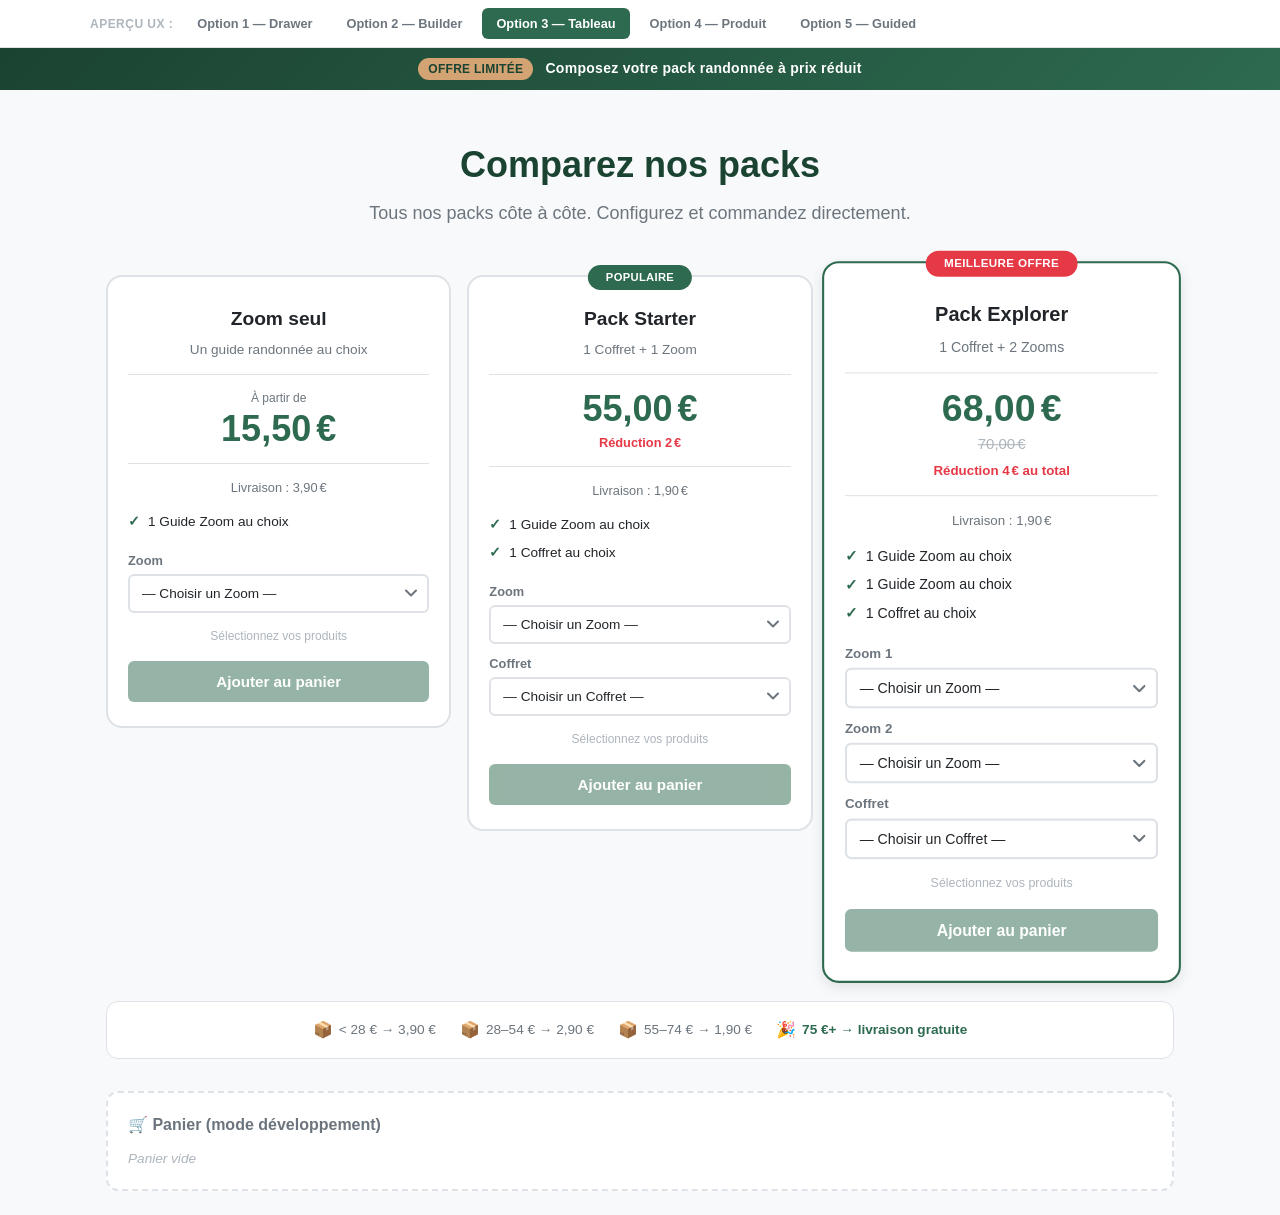
<file: option3.html>
<!DOCTYPE html>
<html lang="fr">
<head>
  <meta charset="UTF-8" />
  <meta name="viewport" content="width=device-width, initial-scale=1.0" />
  <title>Packs Randonnée — Comparatif</title>
  <link rel="stylesheet" href="css/styles.css" />
  <link rel="stylesheet" href="css/nav.css" />
  <link rel="stylesheet" href="css/option3.css" />
</head>
<body>

  <!-- SHARED NAV -->
  <nav class="options-nav" aria-label="Options d'affichage">
    <div class="options-nav__inner">
      <span class="options-nav__label">Aperçu UX :</span>
      <a href="index.html" class="options-nav__link">Option 1 — Drawer</a>
      <a href="option2.html" class="options-nav__link">Option 2 — Builder</a>
      <a href="option3.html" class="options-nav__link is-active">Option 3 — Tableau</a>
      <a href="option4.html" class="options-nav__link">Option 4 — Produit</a>
      <a href="option5.html" class="options-nav__link">Option 5 — Guided</a>
    </div>
  </nav>

  <!-- PROMO BANNER -->
  <div class="promo-banner" role="banner">
    <span class="promo-banner__tag">Offre limitée</span>
    Composez votre pack randonnée à prix réduit
  </div>

  <!-- HERO -->
  <section class="hero">
    <h1 class="hero__title">Comparez nos packs</h1>
    <p class="hero__subtitle">
      Tous nos packs côte à côte. Configurez et commandez directement.
    </p>
  </section>

  <!-- PRICING TABLE -->
  <div class="pricing-table" id="pricing-table" aria-label="Tableau comparatif des packs">
    <!-- Rendered by JS -->
  </div>

  <!-- SHIPPING INFO -->
  <section class="shipping-info" aria-label="Informations de livraison">
    <div class="shipping-info__inner">
      <span class="shipping-info__item">
        <span class="shipping-info__icon" aria-hidden="true">📦</span>
        <span>&lt;&nbsp;28&nbsp;€ → 3,90&nbsp;€</span>
      </span>
      <span class="shipping-info__item">
        <span class="shipping-info__icon" aria-hidden="true">📦</span>
        <span>28–54&nbsp;€ → 2,90&nbsp;€</span>
      </span>
      <span class="shipping-info__item">
        <span class="shipping-info__icon" aria-hidden="true">📦</span>
        <span>55–74&nbsp;€ → 1,90&nbsp;€</span>
      </span>
      <span class="shipping-info__item shipping-info__highlight">
        <span class="shipping-info__icon" aria-hidden="true">🎉</span>
        <span>75&nbsp;€+ → livraison gratuite</span>
      </span>
    </div>
  </section>

  <!-- MOCK CART -->
  <section id="mock-cart" class="mock-cart" aria-label="Panier de test"></section>

  <!-- TOAST -->
  <div id="toast-container" class="toast-container" aria-live="polite"></div>

  <script type="module" src="js/app-option3.js"></script>
</body>
</html>
</file>
<file: css/styles.css>
/* ============================================================
   STYLES - Pack Configurator MVP
   Mobile-first, responsive, accessible
   ============================================================ */

/* --- CSS Custom Properties --- */
:root {
  --color-primary: #2d6a4f;
  --color-primary-light: #40916c;
  --color-primary-dark: #1b4332;
  --color-accent: #d4a373;
  --color-accent-light: #e9c46a;
  --color-danger: #e63946;
  --color-success: #2d6a4f;
  --color-bg: #f8f9fa;
  --color-white: #ffffff;
  --color-text: #212529;
  --color-text-light: #6c757d;
  --color-text-muted: #adb5bd;
  --color-border: #dee2e6;
  --color-badge-popular: #2d6a4f;
  --color-badge-best: #e63946;
  --shadow-sm: 0 1px 3px rgba(0, 0, 0, 0.08);
  --shadow-md: 0 4px 12px rgba(0, 0, 0, 0.1);
  --shadow-lg: 0 8px 30px rgba(0, 0, 0, 0.15);
  --radius-sm: 6px;
  --radius-md: 12px;
  --radius-lg: 16px;
  --transition: 0.2s ease;
  --font-main: -apple-system, BlinkMacSystemFont, 'Segoe UI', Roboto,
    'Helvetica Neue', Arial, sans-serif;
  --max-width: 1100px;
}

/* --- Reset --- */
*,
*::before,
*::after {
  box-sizing: border-box;
  margin: 0;
  padding: 0;
}

body {
  font-family: var(--font-main);
  color: var(--color-text);
  background: var(--color-bg);
  line-height: 1.5;
  -webkit-font-smoothing: antialiased;
}

img {
  display: block;
  max-width: 100%;
  height: auto;
}

button {
  cursor: pointer;
  font-family: inherit;
  border: none;
  background: none;
}

/* --- Container --- */
.container {
  max-width: var(--max-width);
  margin: 0 auto;
  padding: 0 16px;
}

/* ============================================================
   PROMO BANNER
   ============================================================ */
.promo-banner {
  background: linear-gradient(135deg, var(--color-primary-dark), var(--color-primary));
  color: var(--color-white);
  text-align: center;
  padding: 10px 16px;
  font-size: 0.875rem;
  font-weight: 600;
  letter-spacing: 0.02em;
}

.promo-banner__tag {
  display: inline-block;
  background: var(--color-accent);
  color: var(--color-primary-dark);
  padding: 2px 10px;
  border-radius: 20px;
  font-size: 0.75rem;
  font-weight: 700;
  margin-right: 8px;
  text-transform: uppercase;
}

/* ============================================================
   HERO SECTION
   ============================================================ */
.hero {
  text-align: center;
  padding: 32px 16px 16px;
}

.hero__title {
  font-size: 1.75rem;
  font-weight: 800;
  color: var(--color-primary-dark);
  margin-bottom: 8px;
}

.hero__subtitle {
  font-size: 1rem;
  color: var(--color-text-light);
  max-width: 560px;
  margin: 0 auto;
}

@media (min-width: 768px) {
  .hero {
    padding: 48px 16px 24px;
  }
  .hero__title {
    font-size: 2.25rem;
  }
  .hero__subtitle {
    font-size: 1.125rem;
  }
}

/* ============================================================
   OFFER CARDS
   ============================================================ */
.offer-cards {
  display: grid;
  grid-template-columns: 1fr;
  gap: 16px;
  padding: 16px;
  max-width: var(--max-width);
  margin: 0 auto;
}

@media (min-width: 640px) {
  .offer-cards {
    grid-template-columns: repeat(3, 1fr);
    gap: 20px;
    padding: 24px 16px;
  }
}

.offer-card {
  position: relative;
  background: var(--color-white);
  border-radius: var(--radius-lg);
  overflow: hidden;
  box-shadow: var(--shadow-sm);
  transition: transform var(--transition), box-shadow var(--transition);
  cursor: pointer;
  border: 2px solid transparent;
}

.offer-card:hover,
.offer-card:focus-within {
  transform: translateY(-4px);
  box-shadow: var(--shadow-lg);
  border-color: var(--color-primary-light);
}

.offer-card:focus-visible {
  outline: 3px solid var(--color-primary);
  outline-offset: 2px;
}

.offer-card__image {
  width: 100%;
  height: 180px;
  object-fit: cover;
}

@media (min-width: 640px) {
  .offer-card__image {
    height: 160px;
  }
}

.offer-card__badge {
  position: absolute;
  top: 12px;
  right: 12px;
  background: var(--color-badge-popular);
  color: var(--color-white);
  padding: 4px 12px;
  border-radius: 20px;
  font-size: 0.7rem;
  font-weight: 700;
  text-transform: uppercase;
  letter-spacing: 0.04em;
}

.offer-card__badge--best {
  background: var(--color-badge-best);
}

.offer-card__body {
  padding: 16px;
}

.offer-card__title {
  font-size: 1.125rem;
  font-weight: 700;
  color: var(--color-text);
  margin-bottom: 4px;
}

.offer-card__subtitle {
  font-size: 0.85rem;
  color: var(--color-text-light);
  margin-bottom: 12px;
}

.offer-card__pricing {
  display: flex;
  align-items: baseline;
  gap: 8px;
  margin-bottom: 12px;
}

.offer-card__price {
  font-size: 1.5rem;
  font-weight: 800;
  color: var(--color-primary);
}

.offer-card__price-prefix {
  font-size: 0.8rem;
  font-weight: 400;
  color: var(--color-text-light);
}

.offer-card__original-price {
  font-size: 0.95rem;
  color: var(--color-text-muted);
  text-decoration: line-through;
}

.offer-card__reduction {
  font-size: 0.8rem;
  color: var(--color-danger);
  font-weight: 600;
}

.offer-card__cta {
  display: block;
  width: 100%;
  padding: 10px;
  background: var(--color-primary);
  color: var(--color-white);
  border-radius: var(--radius-sm);
  font-size: 0.9rem;
  font-weight: 600;
  text-align: center;
  transition: background var(--transition);
}

.offer-card:hover .offer-card__cta {
  background: var(--color-primary-light);
}

/* ============================================================
   SHIPPING INFO BAR
   ============================================================ */
.shipping-info {
  max-width: var(--max-width);
  margin: 8px auto 32px;
  padding: 0 16px;
}

.shipping-info__inner {
  background: var(--color-white);
  border: 1px solid var(--color-border);
  border-radius: var(--radius-md);
  padding: 16px 20px;
  display: flex;
  flex-wrap: wrap;
  gap: 12px 24px;
  align-items: center;
  justify-content: center;
  font-size: 0.85rem;
  color: var(--color-text-light);
}

.shipping-info__item {
  display: flex;
  align-items: center;
  gap: 6px;
}

.shipping-info__icon {
  font-size: 1rem;
}

.shipping-info__highlight {
  font-weight: 700;
  color: var(--color-primary);
}

/* ============================================================
   DRAWER / MODAL OVERLAY
   ============================================================ */
.drawer-overlay {
  position: fixed;
  inset: 0;
  background: rgba(0, 0, 0, 0.5);
  z-index: 1000;
  opacity: 0;
  visibility: hidden;
  transition: opacity 0.3s ease, visibility 0.3s ease;
}

.drawer-overlay.is-open {
  opacity: 1;
  visibility: visible;
}

.drawer {
  position: fixed;
  top: 0;
  right: 0;
  bottom: 0;
  width: 100%;
  max-width: 520px;
  background: var(--color-white);
  z-index: 1001;
  transform: translateX(100%);
  transition: transform 0.35s cubic-bezier(0.4, 0, 0.2, 1);
  display: flex;
  flex-direction: column;
  box-shadow: var(--shadow-lg);
}

.drawer.is-open {
  transform: translateX(0);
}

@media (max-width: 520px) {
  .drawer {
    max-width: 100%;
  }
}

.drawer__header {
  display: flex;
  align-items: center;
  justify-content: space-between;
  padding: 16px 20px;
  border-bottom: 1px solid var(--color-border);
  flex-shrink: 0;
}

.drawer__title {
  font-size: 1.125rem;
  font-weight: 700;
}

.drawer__close {
  width: 36px;
  height: 36px;
  border-radius: 50%;
  display: flex;
  align-items: center;
  justify-content: center;
  font-size: 1.25rem;
  color: var(--color-text-light);
  transition: background var(--transition), color var(--transition);
}

.drawer__close:hover {
  background: var(--color-bg);
  color: var(--color-text);
}

.drawer__body {
  flex: 1;
  overflow-y: auto;
  padding: 20px;
}

.drawer__footer {
  padding: 16px 20px;
  border-top: 1px solid var(--color-border);
  background: var(--color-white);
  flex-shrink: 0;
}

/* ============================================================
   PAGE MODE CONFIGURATOR
   ============================================================ */
.page-configurator {
  max-width: 680px;
  margin: 0 auto;
  padding: 24px 16px 48px;
  display: none;
}

.page-configurator.is-visible {
  display: block;
}

.page-configurator__back {
  display: inline-flex;
  align-items: center;
  gap: 6px;
  font-size: 0.9rem;
  color: var(--color-primary);
  font-weight: 600;
  margin-bottom: 20px;
  padding: 8px 0;
}

.page-configurator__back:hover {
  color: var(--color-primary-dark);
}

/* ============================================================
   STEP INDICATOR
   ============================================================ */
.step-indicator {
  display: flex;
  align-items: center;
  gap: 8px;
  margin-bottom: 20px;
}

.step-indicator__step {
  display: flex;
  align-items: center;
  gap: 6px;
  font-size: 0.8rem;
  color: var(--color-text-muted);
  font-weight: 500;
}

.step-indicator__step.is-active {
  color: var(--color-primary);
  font-weight: 700;
}

.step-indicator__step.is-done {
  color: var(--color-success);
}

.step-indicator__number {
  width: 24px;
  height: 24px;
  border-radius: 50%;
  display: flex;
  align-items: center;
  justify-content: center;
  font-size: 0.75rem;
  font-weight: 700;
  background: var(--color-border);
  color: var(--color-text-muted);
}

.step-indicator__step.is-active .step-indicator__number {
  background: var(--color-primary);
  color: var(--color-white);
}

.step-indicator__step.is-done .step-indicator__number {
  background: var(--color-success);
  color: var(--color-white);
}

.step-indicator__separator {
  width: 24px;
  height: 2px;
  background: var(--color-border);
  border-radius: 1px;
}

.step-indicator__step.is-done + .step-indicator__separator {
  background: var(--color-success);
}

/* ============================================================
   PRODUCT SELECTOR (zoom / coffret selection grids)
   ============================================================ */
.selector-section {
  margin-bottom: 24px;
}

.selector-section__title {
  font-size: 1rem;
  font-weight: 700;
  margin-bottom: 4px;
}

.selector-section__hint {
  font-size: 0.8rem;
  color: var(--color-text-light);
  margin-bottom: 12px;
}

.selector-section__slot-label {
  font-size: 0.85rem;
  font-weight: 600;
  color: var(--color-text-light);
  margin-bottom: 8px;
  margin-top: 16px;
}

.selector-section__slot-label:first-of-type {
  margin-top: 0;
}

.product-grid {
  display: grid;
  grid-template-columns: 1fr 1fr;
  gap: 10px;
}

@media (min-width: 480px) {
  .product-grid {
    grid-template-columns: repeat(3, 1fr);
  }
}

.product-option {
  position: relative;
  border: 2px solid var(--color-border);
  border-radius: var(--radius-md);
  overflow: hidden;
  cursor: pointer;
  transition: border-color var(--transition), box-shadow var(--transition);
  background: var(--color-white);
}

.product-option:hover {
  border-color: var(--color-primary-light);
  box-shadow: var(--shadow-sm);
}

.product-option:focus-visible {
  outline: 3px solid var(--color-primary);
  outline-offset: 2px;
}

.product-option.is-selected {
  border-color: var(--color-primary);
  box-shadow: 0 0 0 1px var(--color-primary);
}

.product-option__check {
  position: absolute;
  top: 6px;
  right: 6px;
  width: 22px;
  height: 22px;
  border-radius: 50%;
  background: var(--color-primary);
  color: var(--color-white);
  display: none;
  align-items: center;
  justify-content: center;
  font-size: 0.7rem;
  font-weight: 700;
}

.product-option.is-selected .product-option__check {
  display: flex;
}

.product-option__image {
  width: 100%;
  height: 80px;
  object-fit: cover;
}

.product-option__info {
  padding: 8px;
}

.product-option__title {
  font-size: 0.8rem;
  font-weight: 600;
  line-height: 1.2;
  color: var(--color-text);
}

.product-option__subtitle {
  font-size: 0.7rem;
  color: var(--color-text-light);
  margin-top: 2px;
}

/* ============================================================
   STICKY RECAP (inside drawer / page configurator)
   ============================================================ */
.sticky-recap {
  background: var(--color-bg);
  border-radius: var(--radius-md);
  padding: 14px 16px;
  margin-bottom: 16px;
  border: 1px solid var(--color-border);
}

.sticky-recap__title {
  font-size: 0.85rem;
  font-weight: 700;
  margin-bottom: 8px;
  color: var(--color-text);
}

.sticky-recap__items {
  list-style: none;
  font-size: 0.8rem;
  color: var(--color-text-light);
}

.sticky-recap__item {
  display: flex;
  align-items: center;
  gap: 6px;
  padding: 3px 0;
}

.sticky-recap__item-icon {
  color: var(--color-primary);
  font-weight: 700;
  font-size: 0.85rem;
}

.sticky-recap__item--empty {
  font-style: italic;
  color: var(--color-text-muted);
}

.sticky-recap__divider {
  height: 1px;
  background: var(--color-border);
  margin: 8px 0;
}

.sticky-recap__price-row {
  display: flex;
  justify-content: space-between;
  align-items: baseline;
  font-size: 0.85rem;
  padding: 2px 0;
}

.sticky-recap__price-label {
  color: var(--color-text-light);
}

.sticky-recap__price-value {
  font-weight: 700;
  color: var(--color-text);
}

.sticky-recap__price-value--original {
  text-decoration: line-through;
  color: var(--color-text-muted);
  font-weight: 400;
  font-size: 0.8rem;
  margin-right: 6px;
}

.sticky-recap__price-value--free {
  color: var(--color-primary);
}

.sticky-recap__reduction {
  font-size: 0.8rem;
  color: var(--color-danger);
  font-weight: 600;
  margin-top: 4px;
  text-align: right;
}

/* ============================================================
   ACTION BUTTONS
   ============================================================ */
.btn {
  display: inline-flex;
  align-items: center;
  justify-content: center;
  gap: 8px;
  padding: 12px 24px;
  border-radius: var(--radius-sm);
  font-size: 0.95rem;
  font-weight: 700;
  transition: background var(--transition), opacity var(--transition);
}

.btn--primary {
  background: var(--color-primary);
  color: var(--color-white);
  width: 100%;
}

.btn--primary:hover:not(:disabled) {
  background: var(--color-primary-light);
}

.btn--primary:disabled {
  opacity: 0.5;
  cursor: not-allowed;
}

.btn--secondary {
  background: transparent;
  color: var(--color-primary);
  border: 2px solid var(--color-primary);
  width: 100%;
}

.btn--secondary:hover {
  background: rgba(45, 106, 79, 0.05);
}

.btn--text {
  background: none;
  color: var(--color-primary);
  padding: 8px 0;
  font-weight: 600;
}

.btn--text:hover {
  color: var(--color-primary-dark);
}

/* Navigation row (Précédent / Suivant) */
.config-nav {
  display: flex;
  gap: 12px;
  margin-top: 16px;
}

.config-nav .btn {
  flex: 1;
}

/* ============================================================
   TOAST NOTIFICATION
   ============================================================ */
.toast-container {
  position: fixed;
  bottom: 24px;
  left: 50%;
  transform: translateX(-50%);
  z-index: 2000;
  pointer-events: none;
}

.toast {
  background: var(--color-primary-dark);
  color: var(--color-white);
  padding: 14px 24px;
  border-radius: var(--radius-md);
  font-size: 0.9rem;
  font-weight: 600;
  box-shadow: var(--shadow-lg);
  opacity: 0;
  transform: translateY(20px);
  transition: opacity 0.3s ease, transform 0.3s ease;
  white-space: nowrap;
  pointer-events: auto;
}

.toast.is-visible {
  opacity: 1;
  transform: translateY(0);
}

.toast--error {
  background: var(--color-danger);
}

/* ============================================================
   MOCK CART DISPLAY (dev only)
   ============================================================ */
.mock-cart {
  max-width: var(--max-width);
  margin: 24px auto;
  padding: 0 16px;
}

.mock-cart__panel {
  background: var(--color-white);
  border: 2px dashed var(--color-border);
  border-radius: var(--radius-md);
  padding: 20px;
}

.mock-cart__title {
  font-size: 1rem;
  font-weight: 700;
  margin-bottom: 12px;
  color: var(--color-text-light);
}

.mock-cart__empty {
  font-size: 0.85rem;
  color: var(--color-text-muted);
  font-style: italic;
}

.mock-cart__item {
  background: var(--color-bg);
  border-radius: var(--radius-sm);
  padding: 12px;
  margin-bottom: 8px;
  font-size: 0.85rem;
}

.mock-cart__item-title {
  font-weight: 700;
  margin-bottom: 4px;
}

.mock-cart__item-props {
  color: var(--color-text-light);
}

/* ============================================================
   ERROR STATE
   ============================================================ */
.config-error {
  background: #fff5f5;
  border: 1px solid #feb2b2;
  border-radius: var(--radius-sm);
  color: var(--color-danger);
  padding: 10px 14px;
  font-size: 0.85rem;
  margin-bottom: 12px;
  display: none;
}

.config-error.is-visible {
  display: block;
}

/* ============================================================
   UTILITY CLASSES
   ============================================================ */
.visually-hidden {
  position: absolute;
  width: 1px;
  height: 1px;
  padding: 0;
  margin: -1px;
  overflow: hidden;
  clip: rect(0, 0, 0, 0);
  white-space: nowrap;
  border: 0;
}

/* Hide elements by mode */
[data-mode="drawer"] .page-configurator {
  display: none !important;
}

[data-mode="page"] .drawer-overlay,
[data-mode="page"] .drawer {
  display: none !important;
}
</file>
<file: css/nav.css>
/* ============================================================
   NAV - Barre de navigation partagée entre les 3 options UX
   ============================================================ */

.options-nav {
  background: var(--color-white);
  border-bottom: 1px solid var(--color-border);
  padding: 8px 16px;
  position: sticky;
  top: 0;
  z-index: 900;
}

.options-nav__inner {
  max-width: var(--max-width);
  margin: 0 auto;
  display: flex;
  align-items: center;
  gap: 6px;
  flex-wrap: wrap;
}

.options-nav__label {
  font-size: 0.75rem;
  font-weight: 700;
  color: var(--color-text-muted);
  text-transform: uppercase;
  letter-spacing: 0.04em;
  margin-right: 4px;
}

.options-nav__link {
  font-size: 0.8rem;
  font-weight: 600;
  color: var(--color-text-light);
  text-decoration: none;
  padding: 6px 14px;
  border-radius: var(--radius-sm);
  transition: background var(--transition), color var(--transition);
  white-space: nowrap;
}

.options-nav__link:hover {
  background: var(--color-bg);
  color: var(--color-text);
}

.options-nav__link.is-active {
  background: var(--color-primary);
  color: var(--color-white);
  pointer-events: none;
}
</file>
<file: css/option3.css>
/* ============================================================
   OPTION 3 - Tableau comparatif / Pricing table
   Colonnes côte à côte avec dropdowns
   ============================================================ */

/* === PRICING TABLE LAYOUT === */
.pricing-table {
  max-width: var(--max-width);
  margin: 0 auto;
  padding: 16px;
  display: grid;
  grid-template-columns: 1fr;
  gap: 20px;
}

@media (min-width: 768px) {
  .pricing-table {
    grid-template-columns: repeat(3, 1fr);
    align-items: start;
    gap: 16px;
    padding: 24px 16px;
  }
}

/* === PRICING COLUMN === */
.pricing-column {
  background: var(--color-white);
  border: 2px solid var(--color-border);
  border-radius: var(--radius-lg);
  padding: 28px 20px 24px;
  display: flex;
  flex-direction: column;
  gap: 14px;
  position: relative;
  transition: box-shadow var(--transition), border-color var(--transition);
}

.pricing-column:hover {
  box-shadow: var(--shadow-md);
}

.pricing-column--featured {
  border-color: var(--color-primary);
  box-shadow: var(--shadow-md);
}

@media (min-width: 768px) {
  .pricing-column--featured {
    transform: scale(1.04);
    z-index: 1;
    padding-top: 36px;
    padding-bottom: 28px;
  }
}

/* Badge */
.pricing-column__badge {
  position: absolute;
  top: -12px;
  left: 50%;
  transform: translateX(-50%);
  padding: 4px 18px;
  border-radius: 20px;
  font-size: 0.7rem;
  font-weight: 700;
  text-transform: uppercase;
  letter-spacing: 0.03em;
  white-space: nowrap;
  color: var(--color-white);
}

.pricing-column__badge--popular {
  background: var(--color-badge-popular);
}

.pricing-column__badge--best {
  background: var(--color-badge-best);
}

/* Title / subtitle */
.pricing-column__title {
  font-size: 1.2rem;
  font-weight: 800;
  text-align: center;
  color: var(--color-text);
}

.pricing-column__subtitle {
  font-size: 0.85rem;
  color: var(--color-text-light);
  text-align: center;
  margin-top: -8px;
}

/* === PRICE BLOCK === */
.pricing-column__price-block {
  text-align: center;
  padding: 14px 0;
  border-top: 1px solid var(--color-border);
  border-bottom: 1px solid var(--color-border);
}

.pricing-column__price {
  font-size: 2.25rem;
  font-weight: 800;
  color: var(--color-primary);
  display: block;
  line-height: 1.1;
}

.pricing-column__price-prefix {
  font-size: 0.75rem;
  font-weight: 400;
  color: var(--color-text-light);
  display: block;
  margin-bottom: 2px;
}

.pricing-column__original-price {
  font-size: 0.9rem;
  color: var(--color-text-muted);
  text-decoration: line-through;
  margin-top: 4px;
  display: inline-block;
}

.pricing-column__reduction {
  display: block;
  font-size: 0.8rem;
  color: var(--color-danger);
  font-weight: 600;
  margin-top: 4px;
}

/* Shipping */
.pricing-column__shipping {
  font-size: 0.8rem;
  color: var(--color-text-light);
  text-align: center;
}

.pricing-column__shipping--free {
  color: var(--color-primary);
  font-weight: 600;
}

/* === CONTENTS LIST === */
.pricing-column__contents {
  list-style: none;
  padding: 0;
  display: flex;
  flex-direction: column;
  gap: 6px;
}

.pricing-column__contents-item {
  display: flex;
  align-items: center;
  gap: 8px;
  font-size: 0.85rem;
  color: var(--color-text);
}

.pricing-column__contents-icon {
  color: var(--color-primary);
  font-weight: 700;
  font-size: 0.9rem;
  flex-shrink: 0;
}

/* === SELECTORS (dropdowns) === */
.pricing-column__selectors {
  display: flex;
  flex-direction: column;
  gap: 10px;
  margin-top: 4px;
}

.pricing-column__label {
  display: flex;
  flex-direction: column;
  gap: 4px;
  font-size: 0.8rem;
  font-weight: 600;
  color: var(--color-text-light);
}

.pricing-column__select {
  width: 100%;
  padding: 10px 32px 10px 12px;
  border: 2px solid var(--color-border);
  border-radius: var(--radius-sm);
  font-size: 0.85rem;
  font-family: var(--font-main);
  color: var(--color-text);
  background-color: var(--color-white);
  cursor: pointer;
  transition: border-color var(--transition), box-shadow var(--transition);
  appearance: none;
  -webkit-appearance: none;
  background-image: url("data:image/svg+xml,%3Csvg width='12' height='8' viewBox='0 0 12 8' fill='none' xmlns='http://www.w3.org/2000/svg'%3E%3Cpath d='M1 1.5L6 6.5L11 1.5' stroke='%236c757d' stroke-width='2' stroke-linecap='round' stroke-linejoin='round'/%3E%3C/svg%3E");
  background-repeat: no-repeat;
  background-position: right 10px center;
  background-size: 12px;
}

.pricing-column__select:focus {
  border-color: var(--color-primary);
  outline: none;
  box-shadow: 0 0 0 3px rgba(45, 106, 79, 0.15);
}

.pricing-column__select.is-filled {
  border-color: var(--color-primary-light);
}

/* === COLUMN CTA === */
.pricing-column__cta {
  margin-top: auto;
  width: 100%;
}

/* === COLUMN STATUS INDICATOR === */
.pricing-column__status {
  text-align: center;
  font-size: 0.75rem;
  color: var(--color-text-muted);
  min-height: 20px;
}

.pricing-column__status--ready {
  color: var(--color-success);
  font-weight: 600;
}

/* Mobile: featured first */
@media (max-width: 767px) {
  .pricing-column--featured {
    order: -1;
  }
}
</file>
